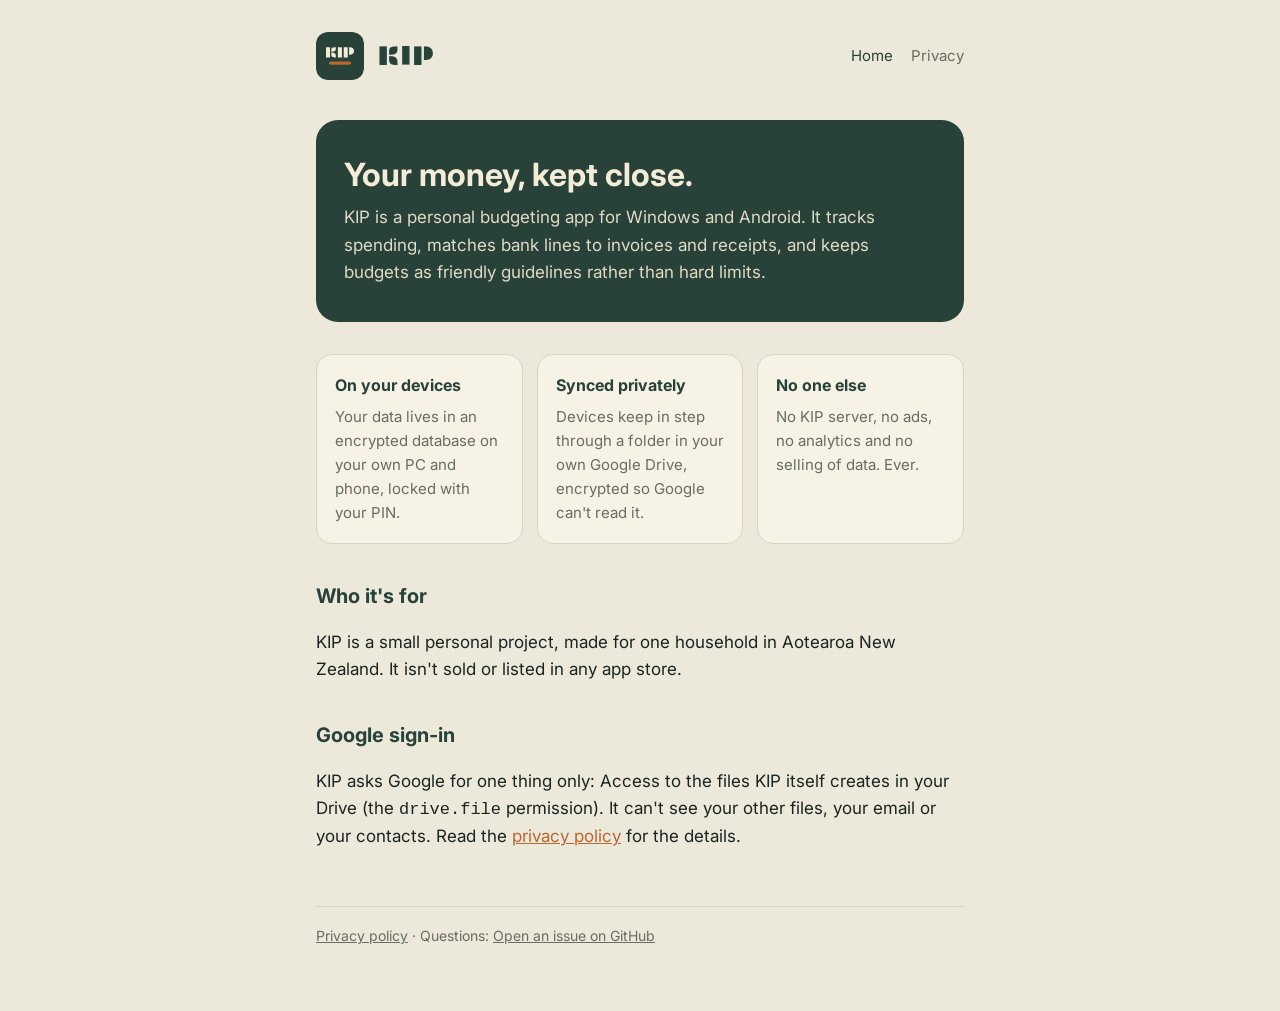
<file: index.html>
<!doctype html>
<html lang="en-NZ">
<head>
<title>KIP: Personal budgeting</title>
<meta name="description" content="KIP is a private, on-device budgeting app for Windows and Android.">
<meta charset="utf-8">
<meta name="viewport" content="width=device-width, initial-scale=1">
<link rel="icon" href="icon.svg" type="image/svg+xml">
<link rel="preconnect" href="https://fonts.googleapis.com">
<link rel="preconnect" href="https://fonts.gstatic.com" crossorigin>
<link href="https://fonts.googleapis.com/css2?family=Inter:wght@400;500;700&family=Plaster&display=swap" rel="stylesheet">
<link rel="stylesheet" href="style.css">
</head>
<body>
<div class="wrap">
  <header>
    <a href="./"><img src="icon.svg" alt=""><span class="logo">KIP</span></a>
    <nav><a href="./" aria-current="page">Home</a><a href="privacy.html">Privacy</a></nav>
  </header>

  <section class="hero">
    <h1>Your money, kept close.</h1>
    <p>KIP is a personal budgeting app for Windows and Android. It tracks spending, matches bank lines to invoices and receipts, and keeps budgets as friendly guidelines rather than hard limits.</p>
  </section>

  <div class="cards">
    <div class="card"><h3>On your devices</h3><p>Your data lives in an encrypted database on your own PC and phone, locked with your PIN.</p></div>
    <div class="card"><h3>Synced privately</h3><p>Devices keep in step through a folder in your own Google Drive, encrypted so Google can't read it.</p></div>
    <div class="card"><h3>No one else</h3><p>No KIP server, no ads, no analytics and no selling of data. Ever.</p></div>
  </div>

  <h2>Who it's for</h2>
  <p>KIP is a small personal project, made for one household in Aotearoa New Zealand. It isn't sold or listed in any app store.</p>

  <h2>Google sign-in</h2>
  <p>KIP asks Google for one thing only: Access to the files KIP itself creates in your Drive (the <code>drive.file</code> permission). It can't see your other files, your email or your contacts. Read the <a href="privacy.html">privacy policy</a> for the details.</p>

  <footer>
    <a href="privacy.html">Privacy policy</a> · Questions: <a href="https://github.com/FieldtripEli/kip-site/issues">Open an issue on GitHub</a>
  </footer>
</div>
</body>
</html>
</file>
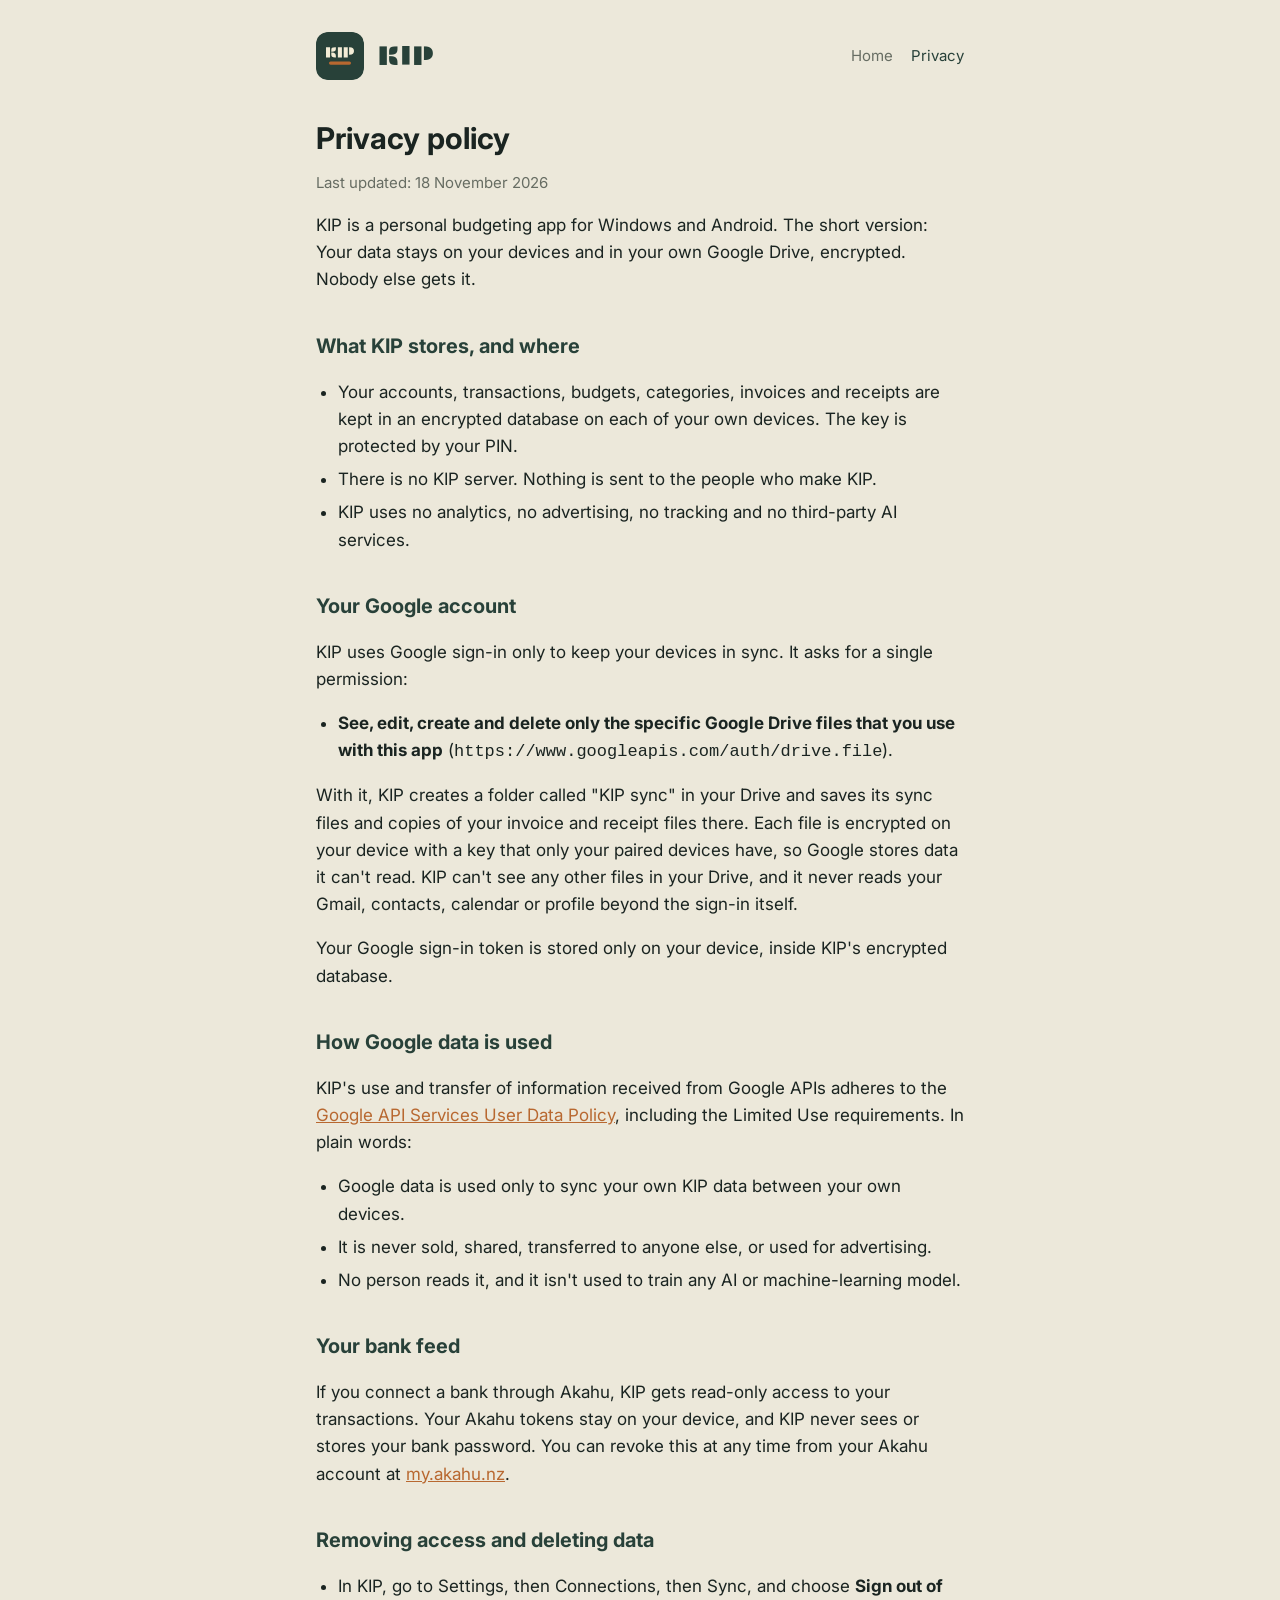
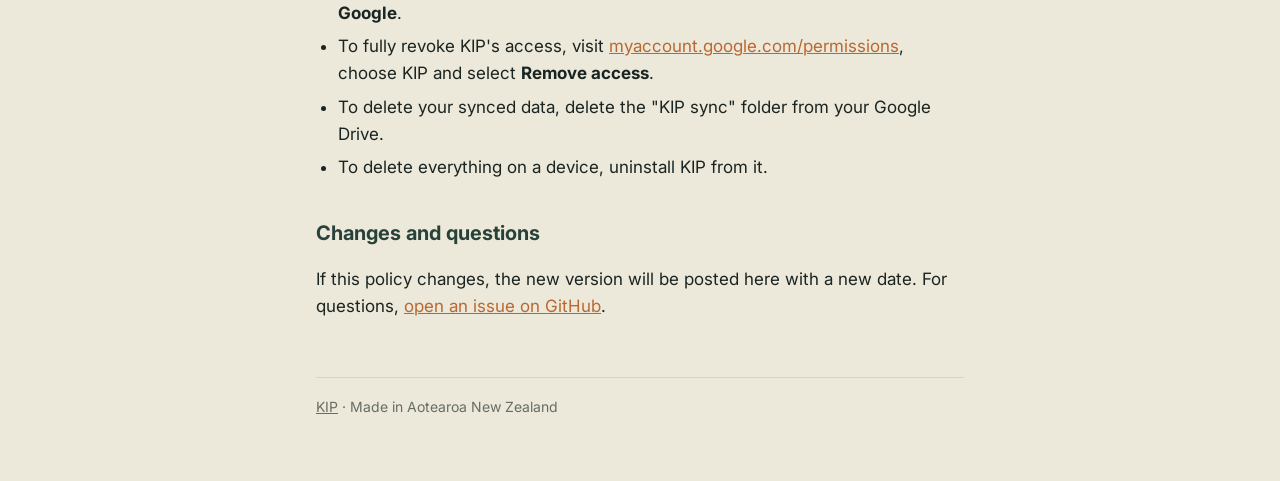
<file: privacy.html>
<!doctype html>
<html lang="en-NZ">
<head>
<title>KIP privacy policy</title>
<meta name="description" content="How KIP handles your data and your Google account.">
<meta charset="utf-8">
<meta name="viewport" content="width=device-width, initial-scale=1">
<link rel="icon" href="icon.svg" type="image/svg+xml">
<link rel="preconnect" href="https://fonts.googleapis.com">
<link rel="preconnect" href="https://fonts.gstatic.com" crossorigin>
<link href="https://fonts.googleapis.com/css2?family=Inter:wght@400;500;700&family=Plaster&display=swap" rel="stylesheet">
<link rel="stylesheet" href="style.css">
</head>
<body>
<div class="wrap">
  <header>
    <a href="./"><img src="icon.svg" alt=""><span class="logo">KIP</span></a>
    <nav><a href="./">Home</a><a href="privacy.html" aria-current="page">Privacy</a></nav>
  </header>

  <h1>Privacy policy</h1>
  <p class="muted">Last updated: 18 November 2026</p>

  <p>KIP is a personal budgeting app for Windows and Android. The short version: Your data stays on your devices and in your own Google Drive, encrypted. Nobody else gets it.</p>

  <h2>What KIP stores, and where</h2>
  <ul>
    <li>Your accounts, transactions, budgets, categories, invoices and receipts are kept in an encrypted database on each of your own devices. The key is protected by your PIN.</li>
    <li>There is no KIP server. Nothing is sent to the people who make KIP.</li>
    <li>KIP uses no analytics, no advertising, no tracking and no third-party AI services.</li>
  </ul>

  <h2>Your Google account</h2>
  <p>KIP uses Google sign-in only to keep your devices in sync. It asks for a single permission:</p>
  <ul>
    <li><strong>See, edit, create and delete only the specific Google Drive files that you use with this app</strong> (<code>https://www.googleapis.com/auth/drive.file</code>).</li>
  </ul>
  <p>With it, KIP creates a folder called "KIP sync" in your Drive and saves its sync files and copies of your invoice and receipt files there. Each file is encrypted on your device with a key that only your paired devices have, so Google stores data it can't read. KIP can't see any other files in your Drive, and it never reads your Gmail, contacts, calendar or profile beyond the sign-in itself.</p>
  <p>Your Google sign-in token is stored only on your device, inside KIP's encrypted database.</p>

  <h2>How Google data is used</h2>
  <p>KIP's use and transfer of information received from Google APIs adheres to the <a href="https://developers.google.com/terms/api-services-user-data-policy">Google API Services User Data Policy</a>, including the Limited Use requirements. In plain words:</p>
  <ul>
    <li>Google data is used only to sync your own KIP data between your own devices.</li>
    <li>It is never sold, shared, transferred to anyone else, or used for advertising.</li>
    <li>No person reads it, and it isn't used to train any AI or machine-learning model.</li>
  </ul>

  <h2>Your bank feed</h2>
  <p>If you connect a bank through Akahu, KIP gets read-only access to your transactions. Your Akahu tokens stay on your device, and KIP never sees or stores your bank password. You can revoke this at any time from your Akahu account at <a href="https://my.akahu.nz">my.akahu.nz</a>.</p>

  <h2>Removing access and deleting data</h2>
  <ul>
    <li>In KIP, go to Settings, then Connections, then Sync, and choose <strong>Sign out of Google</strong>.</li>
    <li>To fully revoke KIP's access, visit <a href="https://myaccount.google.com/permissions">myaccount.google.com/permissions</a>, choose KIP and select <strong>Remove access</strong>.</li>
    <li>To delete your synced data, delete the "KIP sync" folder from your Google Drive.</li>
    <li>To delete everything on a device, uninstall KIP from it.</li>
  </ul>

  <h2>Changes and questions</h2>
  <p>If this policy changes, the new version will be posted here with a new date. For questions, <a href="https://github.com/FieldtripEli/kip-site/issues">open an issue on GitHub</a>.</p>

  <footer>
    <a href="./">KIP</a> · Made in Aotearoa New Zealand
  </footer>
</div>
</body>
</html>
</file>
<file: style.css>
:root {
  --bg: #ece8da;
  --surface: #f6f2e6;
  --hero: #284139;
  --on-hero: #f3ecd6;
  --ink: #1a2421;
  --muted: #676d63;
  --line: #dad4c1;
  --accent: #b86830;
  --strong: #284139;
  color-scheme: light;
}
@media (prefers-color-scheme: dark) {
  :root {
    --bg: #111a19;
    --surface: #1b2725;
    --hero: #284139;
    --on-hero: #f1ebd6;
    --ink: #ece7d8;
    --muted: #97a39a;
    --line: #2b3b37;
    --accent: #e39a76;
    --strong: #b9d3a6;
    color-scheme: dark;
  }
}
* { box-sizing: border-box; }
html { background: var(--bg); }
body {
  margin: 0;
  font-family: "Inter", system-ui, "Segoe UI", Roboto, sans-serif;
  font-size: 17px;
  line-height: 1.6;
  color: var(--ink);
  background: var(--bg);
}
.wrap { max-width: 680px; margin: 0 auto; padding: 32px 16px 64px; }
header { display: flex; align-items: center; gap: 14px; margin-bottom: 40px; }
header a { display: flex; align-items: center; gap: 14px; color: inherit; text-decoration: none; }
header img { width: 48px; height: 48px; border-radius: 12px; }
.logo { font-family: "Plaster", "Arial Black", Impact, sans-serif; font-size: 28px; letter-spacing: 0.04em; color: var(--strong); }
nav { margin-left: auto; display: flex; gap: 18px; font-size: 15px; }
nav a { color: var(--muted); text-decoration: none; }
nav a:hover, nav a[aria-current] { color: var(--strong); }
.hero {
  background: var(--hero);
  color: var(--on-hero);
  border-radius: 22px;
  padding: 36px 28px;
  margin-bottom: 32px;
}
.hero h1 { margin: 0 0 10px; font-size: 32px; line-height: 1.2; font-weight: 700; }
.hero p { margin: 0; color: var(--on-hero); opacity: 0.9; }
h1 { font-size: 30px; line-height: 1.2; margin: 0 0 6px; }
h2 { font-size: 20px; margin: 36px 0 8px; color: var(--strong); }
p, li { color: var(--ink); }
.muted { color: var(--muted); font-size: 15px; }
a { color: var(--accent); }
ul { padding-left: 22px; }
li { margin: 6px 0; }
.cards { display: grid; gap: 14px; grid-template-columns: repeat(auto-fit, minmax(190px, 1fr)); margin: 8px 0 28px; }
.card { background: var(--surface); border: 1px solid var(--line); border-radius: 16px; padding: 18px; }
.card h3 { margin: 0 0 6px; font-size: 16px; color: var(--strong); }
.card p { margin: 0; font-size: 15px; color: var(--muted); }
.note { background: var(--surface); border: 1px solid var(--line); border-radius: 16px; padding: 16px 18px; }
footer { margin-top: 56px; padding-top: 18px; border-top: 1px solid var(--line); font-size: 14px; color: var(--muted); }
footer a { color: var(--muted); }
@media (max-width: 480px) {
  .hero { padding: 28px 20px; }
  .hero h1 { font-size: 26px; }
  nav { gap: 12px; }
}
</file>
